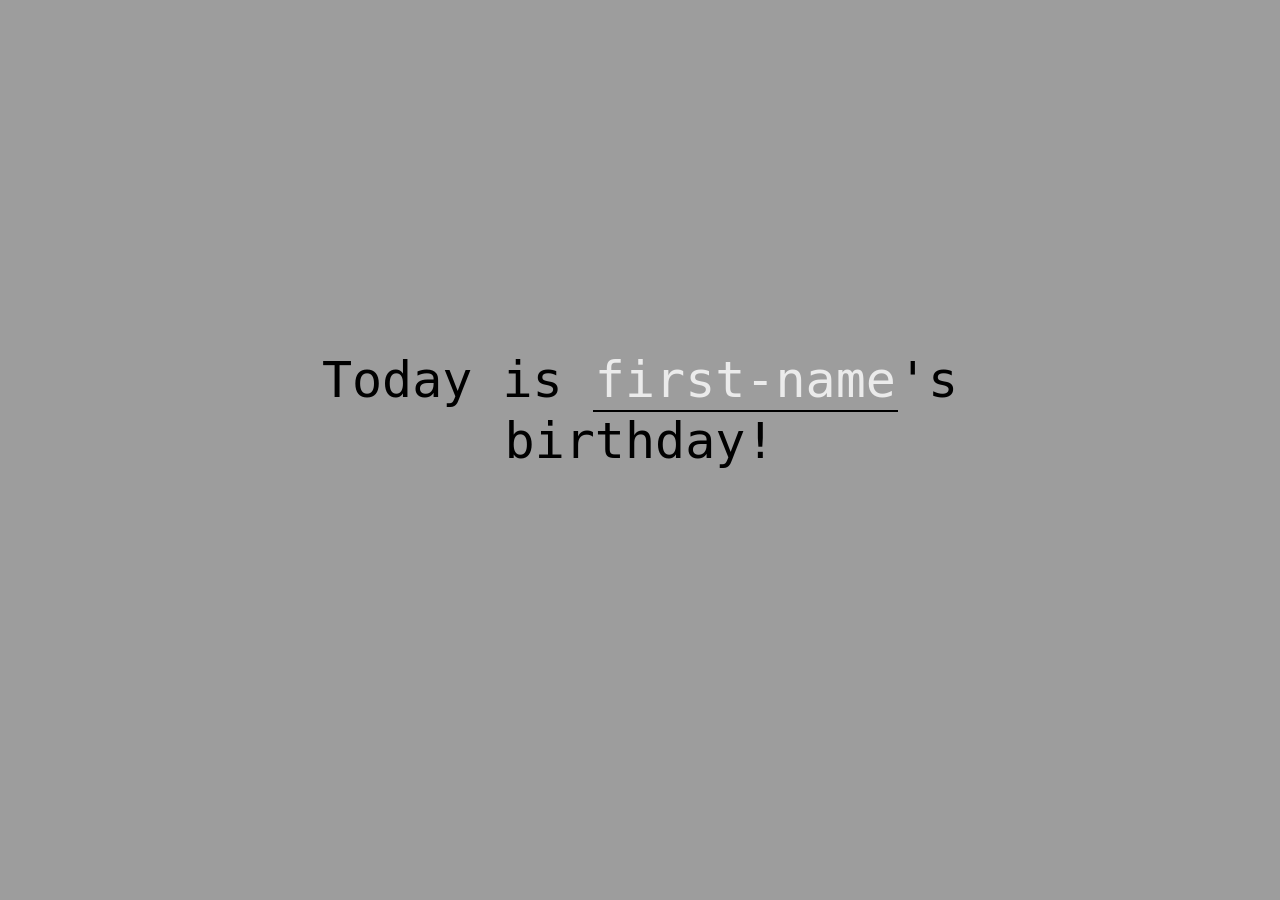
<file: bday/index.html>
<!DOCTYPE html>
<html>
<head>
    <title>SECRETO</title>
    <script src="scripts/index.js"></script>
    <script src="scripts/globals.js"></script>
    <script src="https://ajax.googleapis.com/ajax/libs/jquery/3.5.1/jquery.min.js"></script>
    <link rel="stylesheet" href="styles/welcome.css">
    <link rel="stylesheet" href="styles/loading.css">
    <link rel="stylesheet" href="styles/result.css">
    <link href="https://fonts.googleapis.com/css2?family=Red+Hat+Display:ital,wght@0,400;0,500;0,700;0,900;1,400;1,500;1,700;1,900&display=swap" rel="stylesheet">
</head>
<body onload="init()">
</body>
</html>
</file>
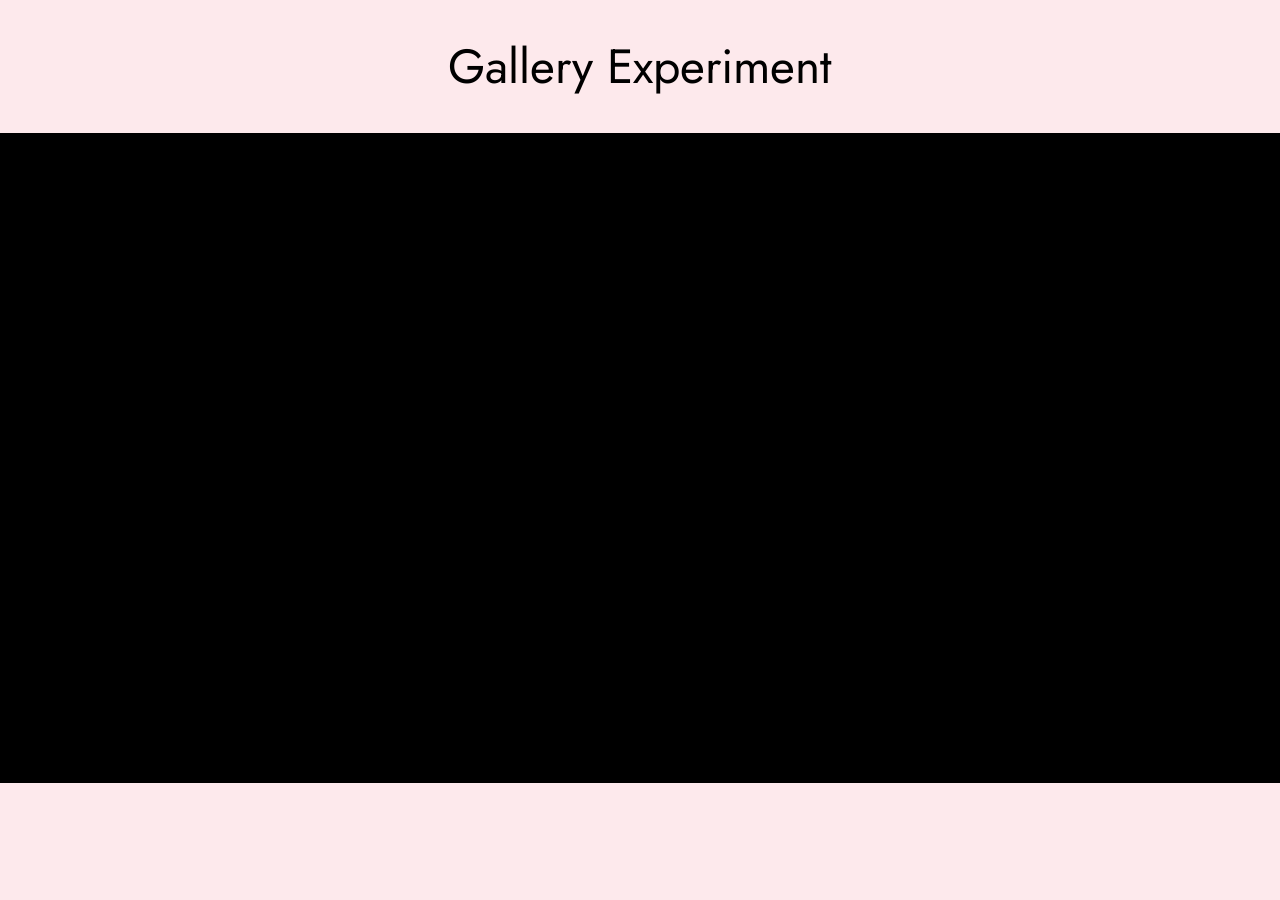
<file: gallery/index.html>
<!DOCTYPE html>
<html lang="en">
<head>
    <meta charset="UTF-8">
    <meta name="viewport" content="width=device-width, initial-scale=1.0">
    <title>Gallery Experiment</title>
    <script src="lib/scripts/gallery.js" defer></script>
    <script src="lib/scripts/main.js" defer></script>
    <link rel="stylesheet" href="lib/styles/main.css">
    <link href="https://fonts.googleapis.com/css2?family=Jost&display=swap" rel="stylesheet">
</head>
<body>
    <h1>Gallery Experiment</h1>
    <section class="gallery"></section>
</body>
</html>
</file>
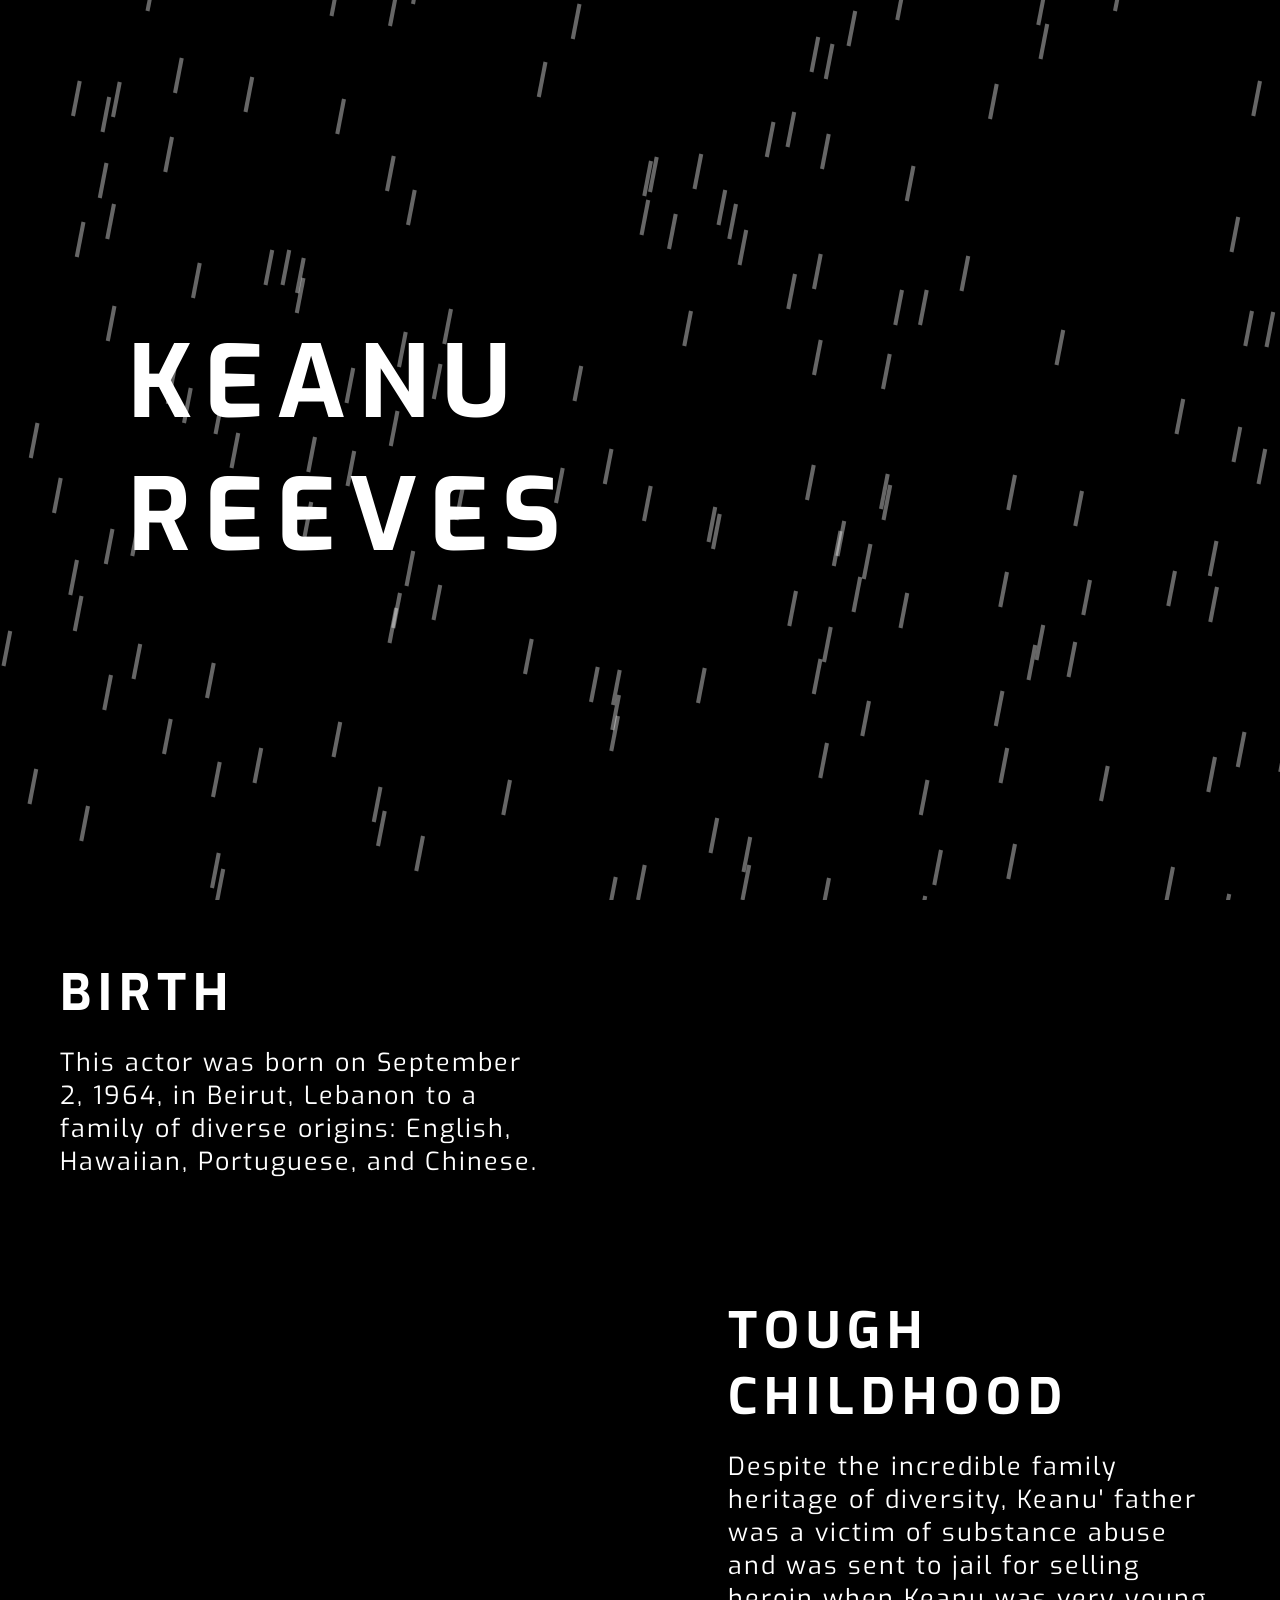
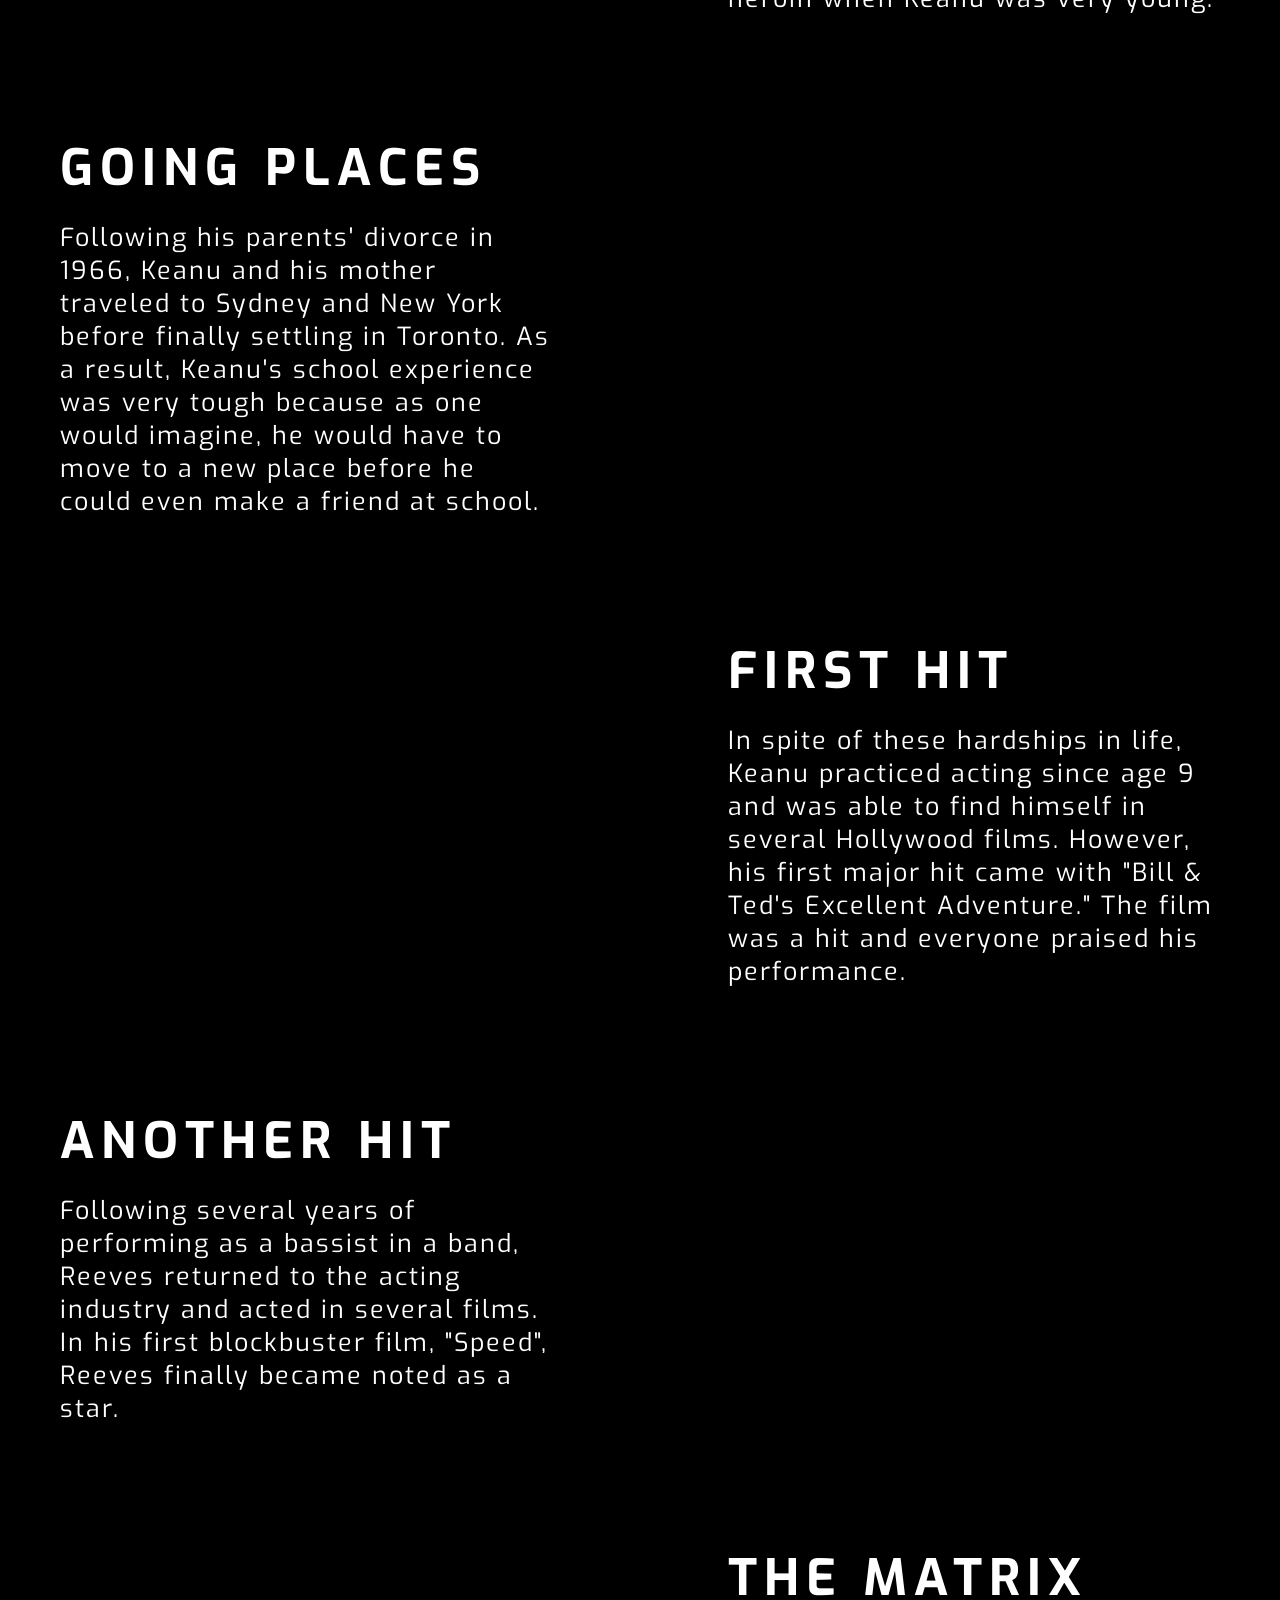
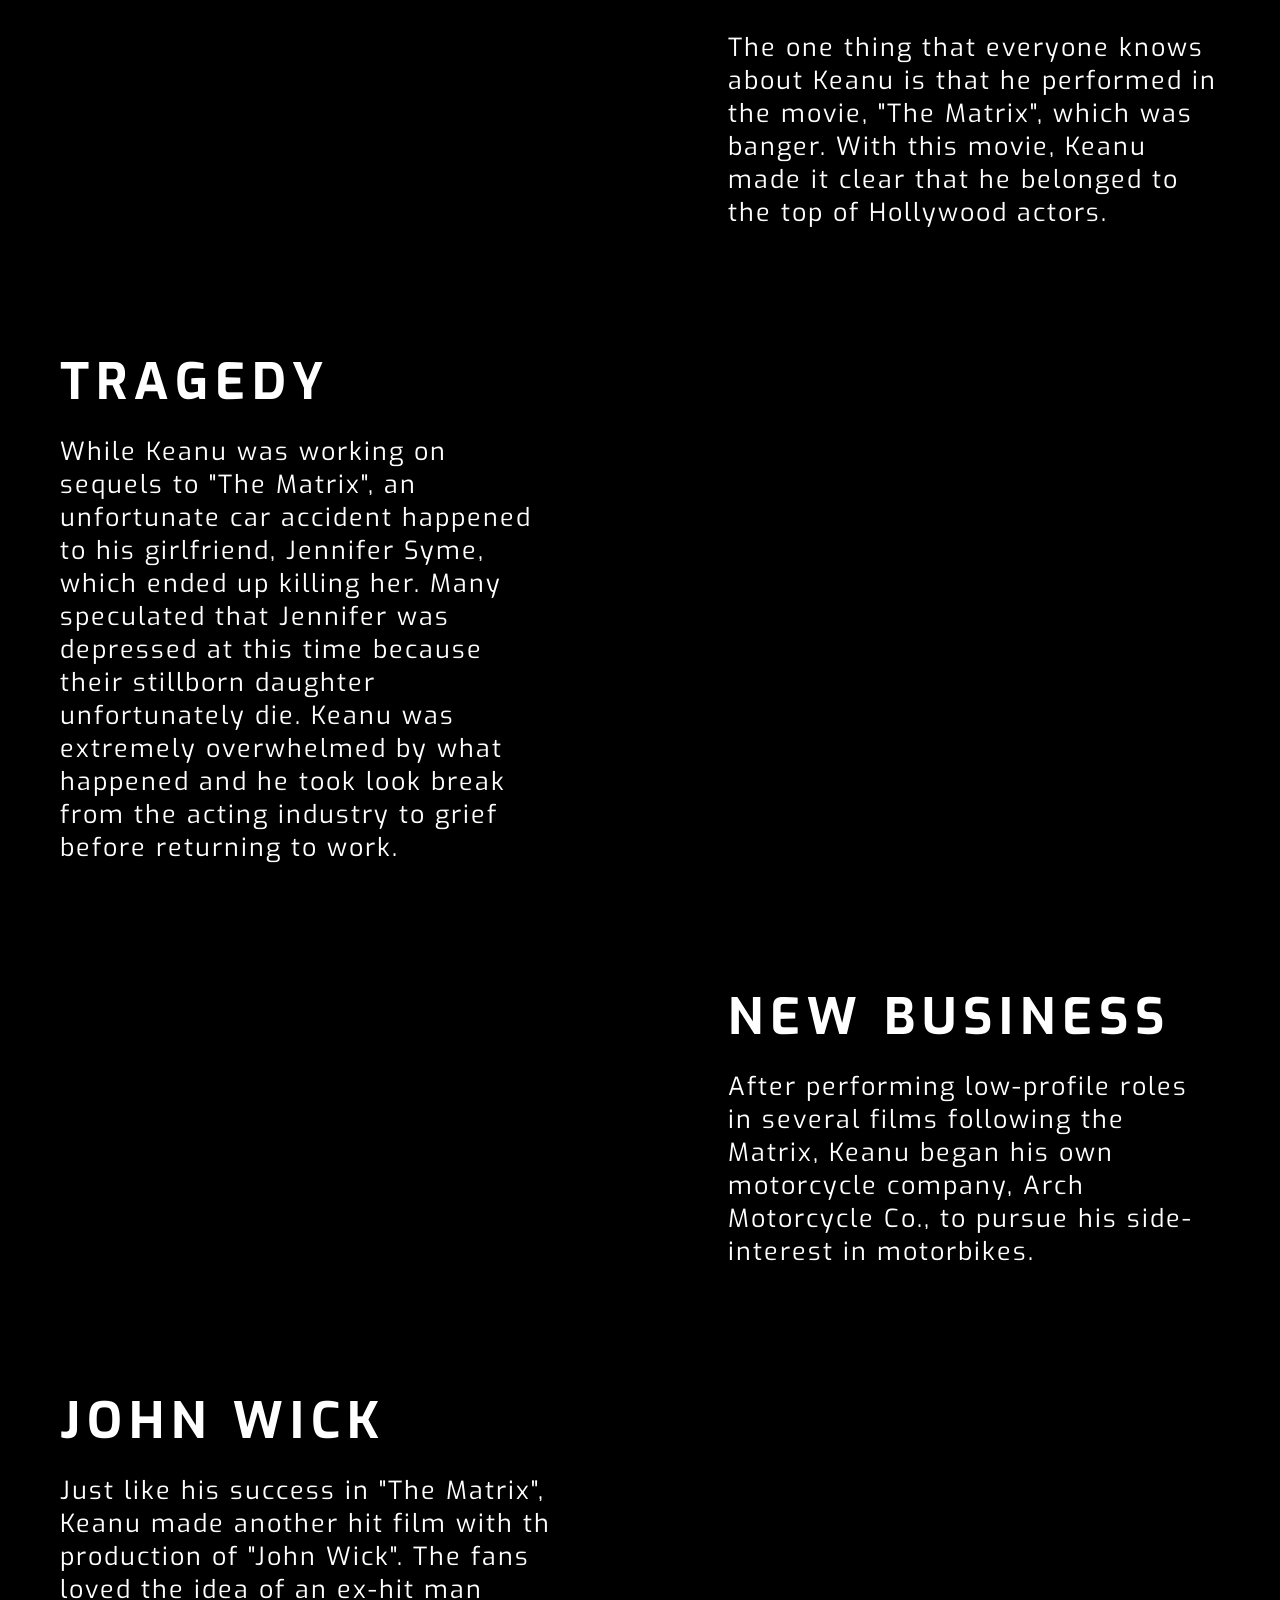
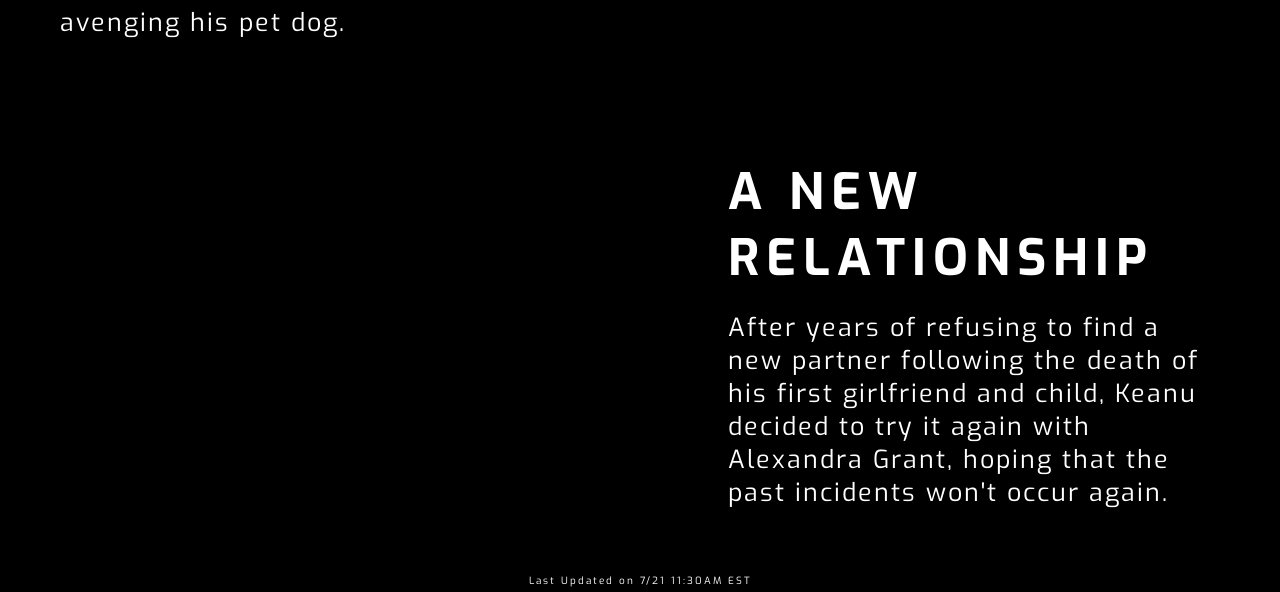
<file: keanu/index.html>
<!DOCTYPE html>
<html>
<head>
    <title>Keanu Reeves</title>
    <link rel="stylesheet" href="style.css">
    <link href="https://fonts.googleapis.com/css2?family=Exo:wght@300&display=swap" rel="stylesheet">
    <meta name="viewport" content="width=device-width, initial-scale=1">
    <script src="canvas.js"></script>
</head>
<body onload="loadCanvas()">
    <section class="header">
        <canvas></canvas>
        <div class="header-overlay">
            <div class="header-overlay-title">KEANU<br />REEVES</div>
        </div>
    </section>
    <section class="info" style="background-image: url('https://amp.thenational.ae/image/policy:1.1040635:1593353023/tr28-June-lebanon-guide.jpg?f=16x9&w=1200&$p$f$w=b1caea2');">
        <div class="info-box">
            <div class="info-box-title">Birth</div>
            <div class="info-box-descr">This actor was born on September 2, 1964, in Beirut, Lebanon to a family of diverse origins: English, Hawaiian, Portuguese, and Chinese.</div>
        </div>
    </section>
    <section class="info" style="background-image: url('https://scx2.b-cdn.net/gfx/news/hires/2019/drug.jpg');">
        <div class="info-box-1">
            <div class="info-box-title">Tough Childhood</div>
            <div class="info-box-descr">Despite the incredible family heritage of diversity, Keanu' father was a victim of substance abuse and was sent to jail for selling heroin when Keanu was very young.</div>
        </div>
    </section>
    <section class="info" style="background-image: url('https://imagesvc.meredithcorp.io/v3/mm/image?q=85&c=sc&poi=face&w=1600&h=1067&url=https%3A%2F%2Fstatic.onecms.io%2Fwp-content%2Fuploads%2Fsites%2F28%2F2020%2F01%2Fchildren-traveling-KIDTRVL0719.jpg');">
        <div class="info-box">
            <div class="info-box-title">Going Places</div>
            <div class="info-box-descr">Following his parents' divorce in 1966, Keanu and his mother traveled to Sydney and New York before finally settling in Toronto. As a result, Keanu's school experience was very tough because as one would imagine, he would have to move to a new place before he could even make a friend at school.</div>
        </div>
    </section>
    <section class="info" style="background-image: url('https://images2.minutemediacdn.com/image/upload/c_crop,h_1412,w_2510,x_78,y_0/v1554926328/shape/mentalfloss/55079-mgm_0.jpg?itok=dkLNDPP_');">
        <div class="info-box-1">
            <div class="info-box-title">First Hit</div>
            <div class="info-box-descr">In spite of these hardships in life, Keanu practiced acting since age 9 and was able to find himself in several Hollywood films. However, his first major hit came with "Bill & Ted's Excellent Adventure." The film was a hit and everyone praised his performance.</div>
        </div>
    </section>
    <section class="info" style="background-image: url('https://m.media-amazon.com/images/M/MV5BNGE3YjdmN2MtMzY1Yy00NzIzLWI4YzktYTE3N2Y4MzNjYmFhXkEyXkFqcGdeQXVyNjUxMjc1OTM@._V1_.jpg');">
        <div class="info-box">
            <div class="info-box-title">Another Hit</div>
            <div class="info-box-descr">Following several years of performing as a bassist in a band, Reeves returned to the acting industry and acted in several films. In his first blockbuster film, "Speed", Reeves finally became noted as a star.</div>
        </div>
    </section>
    <section class="info" style="background-image: url('https://miro.medium.com/max/3072/1*WZZ9OWp3QJjcswTITitJKw.jpeg');">
        <div class="info-box-1">
            <div class="info-box-title">The Matrix</div>
            <div class="info-box-descr">The one thing that everyone knows about Keanu is that he performed in the movie, "The Matrix", which was banger. With this movie, Keanu made it clear that he belonged to the top of Hollywood actors.</div>
        </div>
    </section>
    <section class="info" style="background-image: url('https://i0.wp.com/bdn-data.s3.amazonaws.com/uploads/2018/06/12329241_H23336942.JPG?fit=1200%2C800&ssl=1');">
        <div class="info-box">
            <div class="info-box-title">Tragedy</div>
            <div class="info-box-descr">While Keanu was working on sequels to "The Matrix", an unfortunate car accident happened to his girlfriend, Jennifer Syme, which ended up killing her. Many speculated that Jennifer was depressed at this time because their stillborn daughter unfortunately die. Keanu was extremely overwhelmed by what happened and he took look break from the acting industry to grief before returning to work.</div>
        </div>
    </section>
    <section class="info" style="background-image: url('https://icdn2.themanual.com/image/themanual/arch-motorcycle-method-143-7.jpg');">
        <div class="info-box-1">
            <div class="info-box-title">New Business</div>
            <div class="info-box-descr">After performing low-profile roles in several films following the Matrix, Keanu began his own motorcycle company, Arch Motorcycle Co., to pursue his side-interest in motorbikes.</div>
        </div>
    </section>
    <section class="info" style="background-image: url('https://imgix.bustle.com/inverse/dc/e3/d8/a2/669c/496f/a0cc/ae873e3bbfec/keanu-reeves-in-john-wick-2.jpeg?w=2000&h=640&auto=format%2Ccompress&cs=srgb&q=70&fit=crop&crop=faces&blend=000000&blendAlpha=45&blendMode=normal');">
        <div class="info-box">
            <div class="info-box-title">John Wick</div>
            <div class="info-box-descr">Just like his success in "The Matrix", Keanu made another hit film with th production of "John Wick". The fans loved the idea of an ex-hit man avenging his pet dog.</div>
        </div>
    </section>
    <section class="info" style="background-image: url('https://media3.s-nbcnews.com/i/newscms/2019_45/3084906/191105-alexandra-grant-keanu-reeves-al-1459_59100841298e7f5b709b539b7913d81d.jpg');">
        <div class="info-box-1">
            <div class="info-box-title">A New Relationship</div>
            <div class="info-box-descr">After years of refusing to find a new partner following the death of his first girlfriend and child, Keanu decided to try it again with Alexandra Grant, hoping that the past incidents won't occur again.</div>
        </div>
    </section>
    <section class="footer">Last Updated on 7/21 11:30AM EST</section>
</body>
</html>
</file>
<file: bday/styles/welcome.css>
:root {
    --initial-color: #9d9d9d;
}

::placeholder {
    color: #ebebeb;
}

body {
    background-color: var(--initial-color);
    margin: 0;
    overflow-x: hidden;
    overflow-y: hidden;
}

.welcome-container {
    position: absolute;
    margin-top: 50vh;
    left: 50%;
    transform: translate(-50%, -50%);
    display: flex;
    flex-direction: column;
    align-items: center;
    user-select: none;
    z-index: 3;
}

.welcome-text {
    font-family: monospace;
    color: black;
    font-size: 50px;
    text-align: center;
    opacity: 1;
    animation: welcomeBoxOpacity 1.5s 1;
}

@keyframes welcomeBoxOpacity {
    from {opacity: 0;}
    to {opacity: 1;}
}

#welcomeInput, #welcomeInput2 {
    font-family: monospace;
    font-size: 50px;
    color: black;
    background-color: inherit;
    border: none;
    outline: none;
    border-bottom: 2px solid black;
    text-align: left;
}

#welcomeInput {
    min-width: 10ch;
}

#welcomeInput2 {
    min-width: 4ch;
}

#welcomeInput:focus, #welcomeInput2:focus {
    border: none;
    border-bottom: 2px solid black;
    outline: none;
}

.welcome-button {
    margin-top: 30px;
    font-family: monospace;
    font-size: 35px;
    background-color: black;
    color: #ebebeb;
    text-align: center;
    cursor: pointer;
    padding: 5px;
    border-radius: 5px;
    visibility: hidden;
    opacity: 0;
}

.welcome-button:hover, .welcome-button:active {
    background-color: #ebebeb;
    color: black;
}
</file>
<file: bday/styles/loading.css>
.loading-container {
    position: absolute;
    top: 50%;
    left: 50%;
    transform: translate(-50%, -50%);
    z-index: 2;
    width: 0px;
    height: 0px;
    border-radius: 50% 50%;
}

.loading-container-child {
    position: absolute;
    top: 50%;
    left: 50%;
    transform: translate(-50%, -50%) rotateZ(0deg);
    transition: transform 0.5s;
}
</file>
<file: bday/styles/result.css>
.result-cheers {
    font-family: 'Red Hat Display', sans-serif;
    margin-top: 50px;
    padding: 0 10px;
}

.result-cheers p {
    margin: 0;
    font-size: 40px;
    letter-spacing: 0.5ch;
}

#result-name {
    font-weight: bold;
}

.result-age {
    margin-top: 50px;
    padding: 0 10px;
}

.result-age p {
    font-family: 'Red Hat Display', sans-serif;
    font-size: 25px;
    letter-spacing: 0.25ch;
}

.result-explain {
    background-color: #F8DAE9;
    margin: 0px auto;
    margin-top: 90px;
    padding: 10px;
    border-radius: 10px;
    width: calc(700px - 20px);
    box-shadow: 0px 0px 20px #F4C2D7;
}

@media (max-width: 680px) {
    .result-explain {
        width: calc(100% - 40px);
    }
}

.result-explain p {
    font-family: 'Red Hat Display', sans-serif;
    font-size: 20px;
    letter-spacing: 0.2ch;
    text-align: left;
    margin: 0;
}

.result-explain p:last-child {
    margin-top: 40px;
}

.result-explain p span {
    font-weight: bold;
}

.result-zodiac {
    background-color: #B9D6F3;
    margin: 0px auto;
    margin-top: 90px;
    padding: 10px;
    border-radius: 10px;
    width: calc(700px - 20px);
    box-shadow: 0px 0px 20px #A1C9F1;
}

@media (max-width: 680px) {
    .result-zodiac {
        width: calc(100% - 40px);
    }
}

.result-zodiac p {
    font-family: 'Red Hat Display', sans-serif;
    font-size: 20px;
    letter-spacing: 0.2ch;
    text-align: left;
    margin: 0;
}

.result-zodiac p span {
    font-weight: bold;
}

.result-qualities {
    background-color: #F8DAE9;
    margin: 0px auto;
    margin-top: 90px;
    padding: 10px;
    border-radius: 10px;
    width: calc(700px - 20px);
    box-shadow: 0px 0px 20px #F4C2D7;
}

@media (max-width: 680px) {
    .result-qualities {
        width: calc(100% - 40px);
    }
}

.result-qualities p {
    font-family: 'Red Hat Display', sans-serif;
    font-size: 20px;
    letter-spacing: 0.2ch;
    text-align: left;
    margin: 0;
    margin-bottom: 40px;
}

.result-qualities p:nth-child(2) {
    text-align: center;
    margin-bottom: 20px;
}

.result-qualities p:last-child {
    margin-bottom: 0px;
    text-align: center;
}

.result-qualities p:last-child span {
    margin-top: 10px;
}

.result-qualities p span {
    font-weight: bold;
}

.result-number {
    background-color: #B9D6F3;
    margin: 0px auto;
    margin-top: 90px;
    padding: 10px;
    border-radius: 10px;
    width: calc(700px - 20px);
    box-shadow: 0px 0px 20px #A1C9F1;
}

@media (max-width: 680px) {
    .result-number {
        width: calc(100% - 40px);
    }
}

.result-number p {
    font-family: 'Red Hat Display', sans-serif;
    font-size: 20px;
    letter-spacing: 0.2ch;
    text-align: left;
    margin: 0;
}

.result-number p span {
    font-weight: bold;
}

.result-number-box {
    display: flex;
    flex-flow: row wrap;
    align-items: center;
    justify-content: center;
    margin-top: 20px;
}

.result-number-box div {
    flex: 1;
    font-family: 'Red Hat Display', sans-serif;
    font-size: 20px;
    padding: 10px;
    font-weight: bold;
    transition: color 0.4s;
}

.result-number-box div:hover {
    color: white;
}

.result-speech {
    background-color: #F8DAE9;
    margin: 0px auto;
    margin-top: 90px;
    padding: 10px;
    border-radius: 10px;
    width: calc(700px - 20px);
    box-shadow: 0px 0px 20px #F4C2D7;
}

@media (max-width: 680px) {
    .result-speech {
        width: calc(100% - 40px);
    }
}

.result-speech p {
    font-family: 'Red Hat Display', sans-serif;
    font-size: 20px;
    letter-spacing: 0.2ch;
    text-align: left;
    margin: 0;
    margin-bottom: 20px;
}

.result-speech p:last-child {
    margin-bottom: 0px;
    text-align: center;
}

.result-speech p span {
    font-weight: bold;
}

.result-cake {
    margin: 0 auto;
    margin-top: 90px;
    width: calc(700px - 20px);
    padding: 0px 10px;
    display: flex;
    flex-direction: column;
}

@media (max-width: 680px) {
    .result-cake {
        width: calc(100% - 40px);
    }
}

.result-cake div {
    position: relative;
    width: 100%;
}

.result-cake img {
    width: 75%;
    height: auto;
}

.result-cake div span {
    position: absolute;
    left: 50%;
    bottom: 20%;
    transform: translateX(-50%);
    font-family: 'Red Hat Display', sans-serif;
    font-size: 100px;
    font-weight: bolder;
    letter-spacing: 0.5ch;
    color: white;
    text-shadow: 0px 0px 10px #c19a58;
}

@media (max-width: 680px) {
    .result-cake div span  {
        font-size: 25vw;
    }
}

.result-cake p {
    font-family: 'Red Hat Display', sans-serif;
    margin: 0;
    margin-top: 10px;
    font-size: 40px;
    letter-spacing: 0.5ch;
}

.result-footer {
    margin: 0;
    margin-top: 90px;
    background-color: #d7bd91;
    box-shadow: 0px 0px 20px #c19a58;
    padding: 20px 10px;
}

.result-footer p {
    margin: 0;
    font-family: 'Red Hat Display', sans-serif;
    font-size: 15px;
    letter-spacing: 0.1ch;
}
</file>
<file: gallery/lib/styles/main.css>
body {
    background-color: #fde9ec;
    margin: 0;
}

h1 {
    font-family: 'Jost', sans-serif;
    font-weight: normal;
    text-align: center;
    font-size: 48px;
}
</file>
<file: keanu/style.css>
html, body {
    width: 100%;
    height: 100%;
}

body {
    margin: 0;
    font-family: Exo;
    background-color: black;
    overflow-x: hidden;
	user-select: none;
}

@media screen and (max-width: 999px) and (min-width: 0px) {
	.header {
		width: 100%;
		height: 100%;
		position: relative;
		background-image: url("https://images3.alphacoders.com/103/1033561.jpg");
		background-size: cover;
		background-position: right center;
		background-repeat: no-repeat;
	}
	
    .header-overlay {
        width: 100%;
        height: 100%;
        position: absolute;
        top: 50%;
        left: 50%;
        transform: translate(-50%, -50%);
    }
    
    .header-overlay-title {
        position: absolute;
        top: 50%;
        width: 100%;
        text-align: center;
        font-size: 15vw;
        transform: translateY(-50%);
        font-weight: bold;
        letter-spacing: 1vw;
        color: white;
    }
    
    .info {
        width: 100%;
        color: white;
        position: relative;
        background-position: top center;
        background-size: cover;
        background-repeat: no-repeat;
        padding: 0px 0px;
    }
    
    .info-box, .info-box-1 {
        padding: 20px 10%;
        transition: background-color 0.5s;
        background-color: rgba(0,0,0,0.6);
    }

    .info-box:hover, .info-box-1:hover, .info-box:active, .info-box-1:active {
        background-color: rgba(255, 255, 255, 0.9);
        color: black;
    }
    
    .info-box-title, .info-box-descr {
        padding: 10px 10px;
    }
    
    .info-box-title {
        text-align: center;
        font-size: 5vw;
        letter-spacing: 7px;
        text-transform: uppercase;
        font-weight: bold;
    }
    
    .info-box-descr {
        font-size: 2.65vw;
        letter-spacing: 2px;
    }
    
    .footer {
        color: white;
        text-align: center;
        font-size: 0.9vw;
        padding-top: 5px;
        padding-bottom: 5px;
        letter-spacing: 2px;
    }
}

@media screen and (min-width: 1000px) {
	.header {
		width: 100%;
		height: 100%;
		position: relative;
		background-image: url("https://images3.alphacoders.com/103/1033561.jpg");
		background-size: cover;
		background-position: center center;
		background-repeat: no-repeat;
	}
	
    .header-overlay {
        width: 100%;
        height: 100%;
        position: absolute;
        top: 50%;
        left: 50%;
        transform: translate(-50%, -50%);
    }
    
    .header-overlay-title {
        position: absolute;
        top: 50%;
        left: 10%;
        font-size: 100px;
        transform: translate(0%, -50%);
        font-weight: bold;
        letter-spacing: 13px;
        color: white;
    }
    
    .info {
        width: 100%;
        color: white;
        position: relative;
        background-position: top center;
        background-size: cover;
        background-repeat: no-repeat;
        padding: 0px 0px;
    }
    
    .info-box, .info-box-1 {
        width: 40%;
        padding: 50px;
        transition: background-image 1s;
    }
    
    .info-box {
        margin: auto auto auto 0px;
        background-image: linear-gradient(to right, rgba(0,0,0,0.6) 75%, rgba(0,0,0,0));
    }
    
    .info-box-1 {
        margin: auto 0px auto auto;
        background-image: linear-gradient(to left, rgba(0,0,0,0.6) 75%, rgba(0,0,0,0));
    }
    
    .info-box-title, .info-box-descr {
        padding: 10px 10px;
        display: inline-block;
        border-radius: 10px;
    }
    
    .info-box-title {
        font-size: 50px;
        letter-spacing: 7px;
        text-transform: uppercase;
        font-weight: bold;
    }
    
    .info-box-descr {
        font-size: 25px;
        letter-spacing: 2px;
    }
    
    .footer {
        color: white;
        text-align: center;
        font-size: 10px;
        padding-top: 5px;
        padding-bottom: 5px;
        letter-spacing: 2px;
    }
}
</file>
